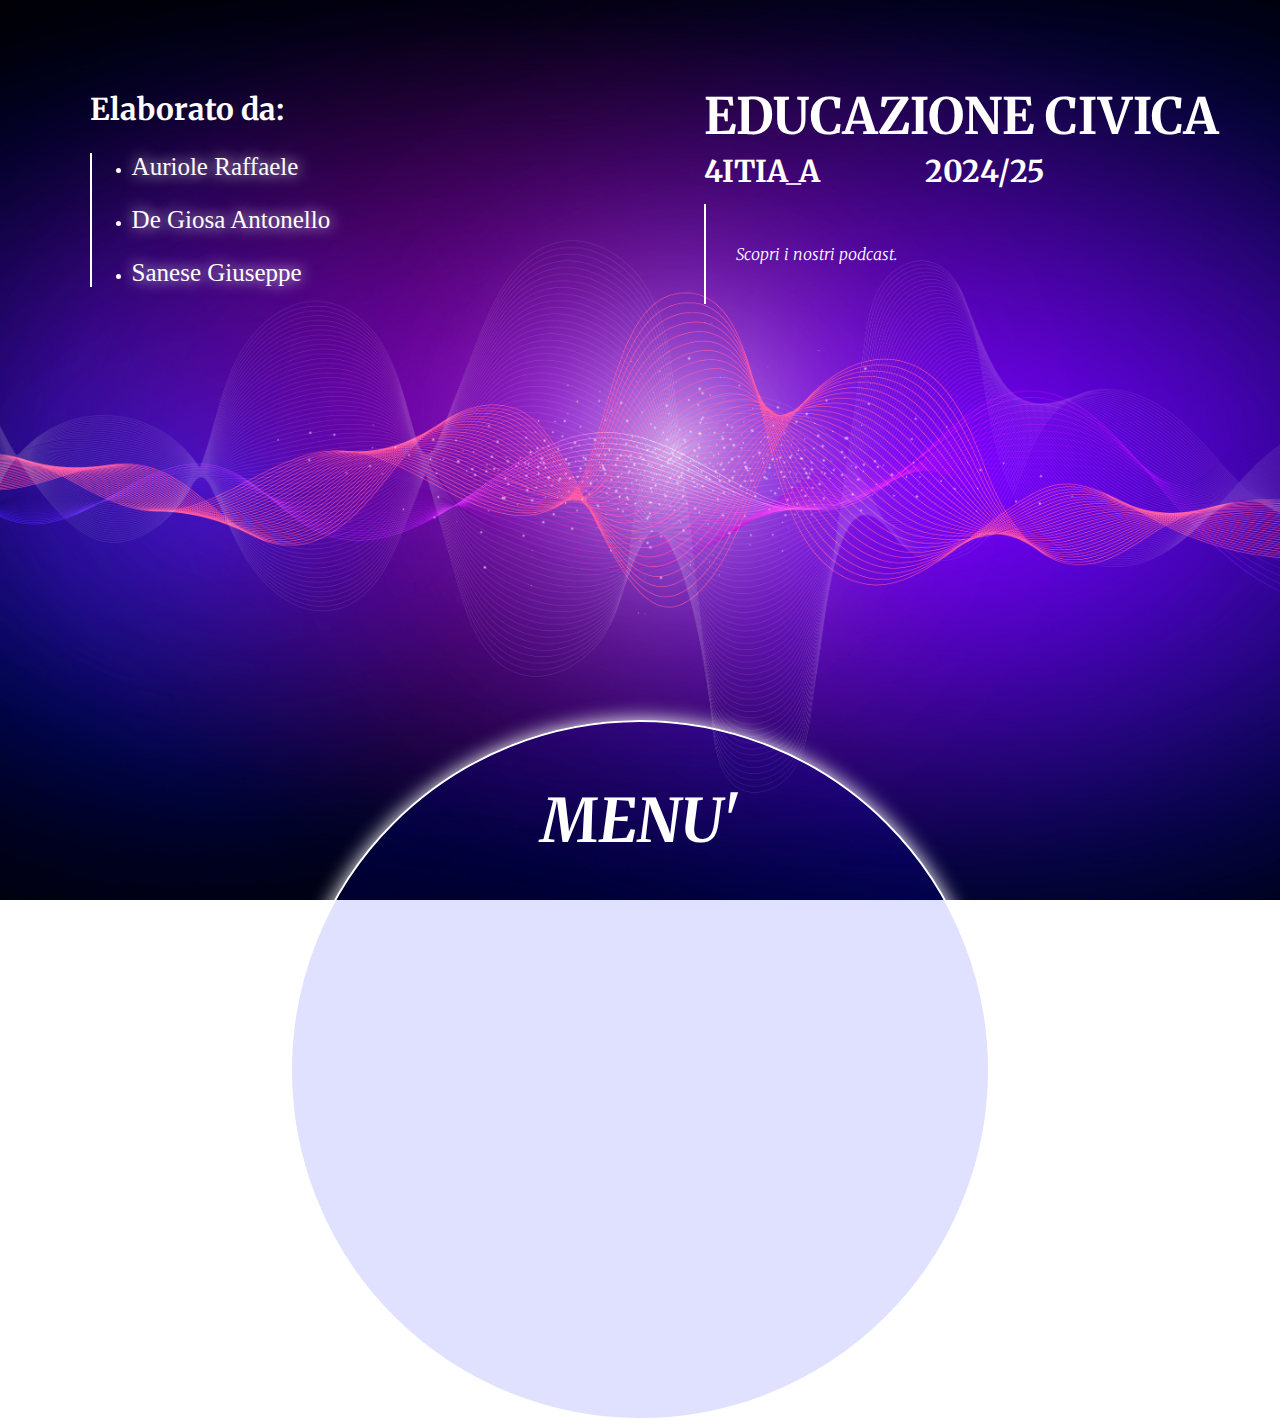
<file: index.html>
<!DOCTYPE html>
<html lang="en">
<head>
    <meta charset="UTF-8">
    <meta name="viewport" content="width=device-width, initial-scale=1.0">
    <title>Podcast-ED.CIVICA</title>
    <link rel="stylesheet" href="static/css/index.css">
</head>
<body>
    <div class="hero">
        <div class="title merriweather-bold">
            <p class="title1">EDUCAZIONE CIVICA</p>
            <p class="title2">4ITIA_A &nbsp; &nbsp; &nbsp; &nbsp; &nbsp; &nbsp; &nbsp; 2024/25</p>
            <p class="title3 merriweather-light-italic">Scopri i nostri podcast.</p>
        </div>
        <div class="list">
            <div class="text merriweather-bold"> Elaborato da:</div>
            <ul>
                <li><a href="https://github.com/RaffaeleeAuriole" target="_blank"><p>Auriole Raffaele</p></a></li>
                <li><a href="https://github.com/AntonelloDeGiosa" target="_blank"><p>De Giosa Antonello</p></a></li>
                <li><a href="https://github.com/Peppee7" target="_blank"><p>Sanese Giuseppe</p></a></li>
            </ul>
        </div>
        <a href="https://www.panettipitagora.edu.it/"><img class="logo" src="static/img/logo.png"></a>
        <a href="index2.html"><input type="button" class="button_start merriweather-bold-italic" value="MENU'"></a>
    </div>
</body>
<script src="static/js/index.js"></script>
</html>
</file>
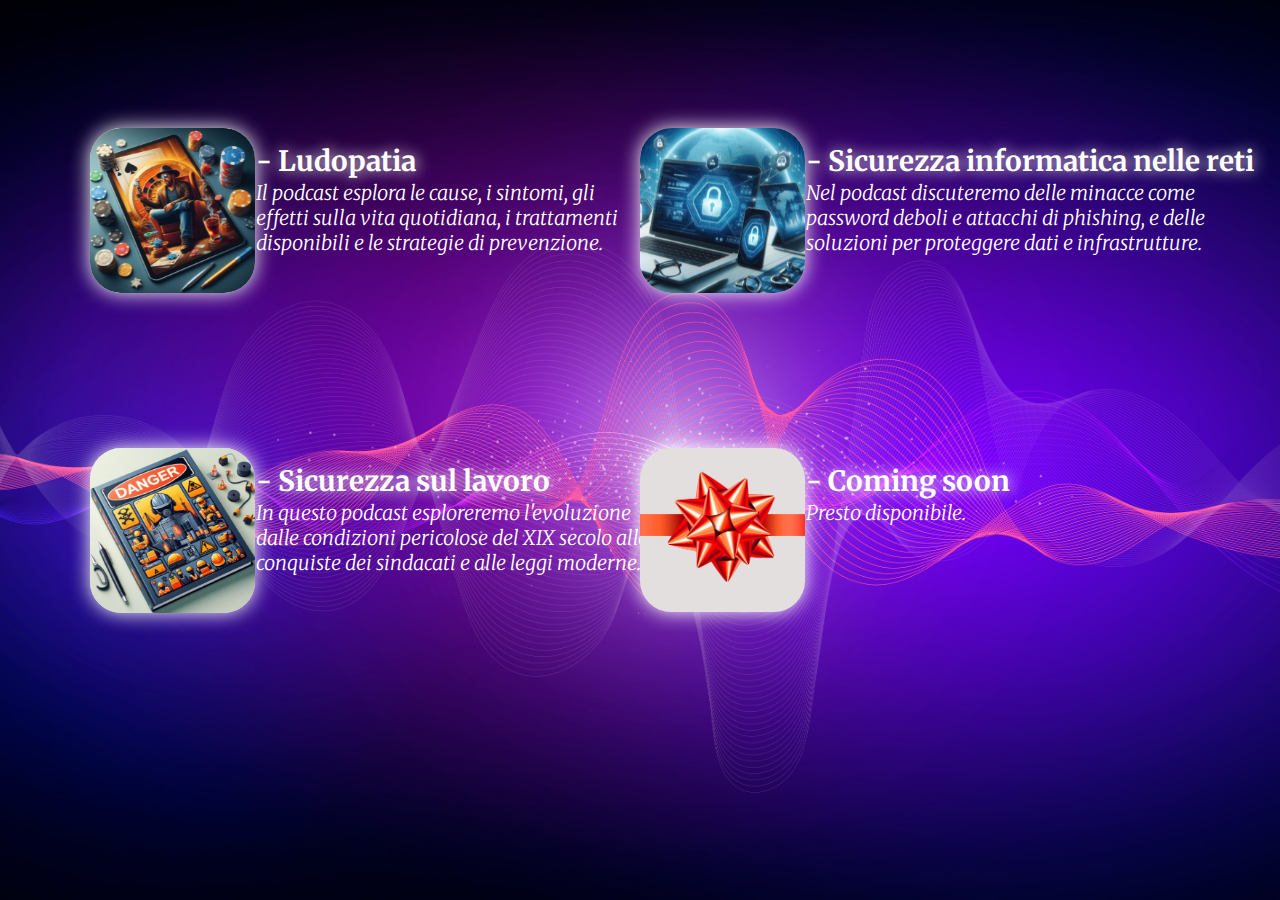
<file: index2.html>
<!DOCTYPE html>
<html lang="en">
<head>
    <meta charset="UTF-8">
    <meta name="viewport" content="width=device-width, initial-scale=1.0">
    <title>Podcast-ED.CIVICA</title>
    <link rel="stylesheet" href="static/css/index.css">
</head>
<body>
    <div class="hero">
        <div class="pod1">
            <a href="podcast1.html"><img class="imgP imgP1" src="static/img/pod1.png"></a>
            <div class=" titleP titleP1 merriweather-bold"><p>- Ludopatia</p></div>
            <div class=" textP textP1 merriweather-light-italic"><p>Il podcast esplora le cause, i sintomi, gli <br> effetti sulla vita quotidiana, i trattamenti <br>disponibili e le strategie di prevenzione.</p></div>
        </div>

        <div class="pod2">
            <a href="podcast2.html"><img class="imgP imgP2" src="static/img/pod2.png"></a>
            <div class=" titleP titleP2 merriweather-bold"><p>- Sicurezza informatica nelle reti</p></div>
            <div class=" textP textP2 merriweather-light-italic"><p>Nel podcast discuteremo delle minacce come <br>password deboli e attacchi di phishing, e delle <br> soluzioni per proteggere dati e infrastrutture.</p></div>
        </div>

        <div class="pod3">
            <a href="podcast3.html"><img class="imgP imgP3" src="static/img/pod3.png"></a>
            <div class=" titleP titleP3 merriweather-bold"><p>- Sicurezza sul lavoro</p></div>
            <div class=" textP textP3 merriweather-light-italic"><p>In questo podcast esploreremo l'evoluzione <br>dalle condizioni pericolose del XIX secolo alle <br>conquiste dei sindacati e alle leggi moderne.</p></div>
        </div>

        <div class="pod4">
            <a href="podcast4.html"><img class="imgP imgP4" src="static/img/pod4.png"></a>
            <div class=" titleP titleP4 merriweather-bold"><p>- Coming soon</p></div>
            <div class=" textP textP4 merriweather-light-italic"><p>Presto disponibile.</p></div>
        </div>
    </div>
</body>
<script src="static/js/index.js"></script>
</html>
</file>
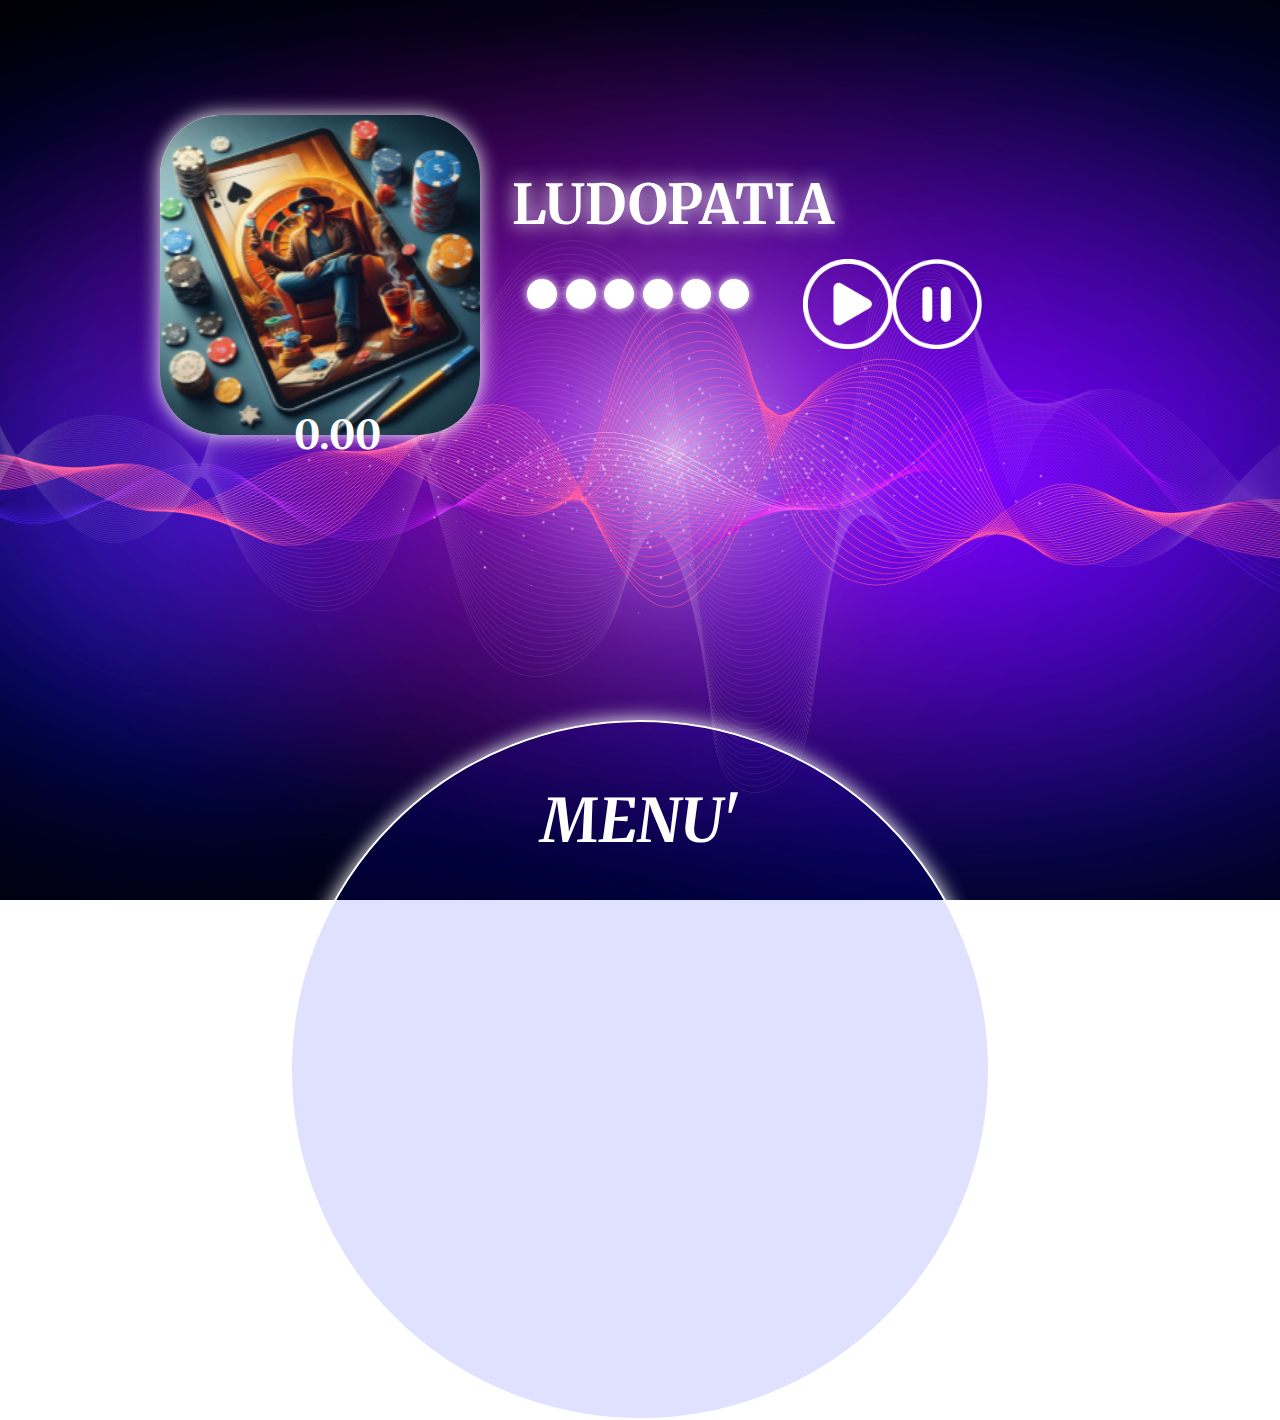
<file: podcast1.html>
<!DOCTYPE html>
<html lang="en">
<head>
    <meta charset="UTF-8">
    <meta name="viewport" content="width=device-width, initial-scale=1.0">
    <title>Podcast-ED.CIVICA</title>
    <link rel="stylesheet" href="static/css/index.css">
</head>
<body>
    <div class="hero">
        <img class="podcast podcast1" src="static/img/pod1.png">

        <div class="gif">
            <div class="l l1"></div>
            <div class="l l2"></div>
            <div class="l l3"></div>
            <div class="l l4"></div>
            <div class="l l5"></div>
            <div class="l l6"></div>
        </div>
        <img class="play play1" src="static/img/play.png">
        <img class="pause pause1" src="static/img/pause.png">
        <div class="time time1 merriweather-bold"></div>
        <div class="titleXL merriweather-bold">
            <p>LUDOPATIA</p>
        </div>
        <a href="index2.html"><input type="button" class="button_start merriweather-bold-italic" value="MENU'"></a>
    </div>
</body>
<script src="static/js/podcast1.js"></script>
</html>
</file>
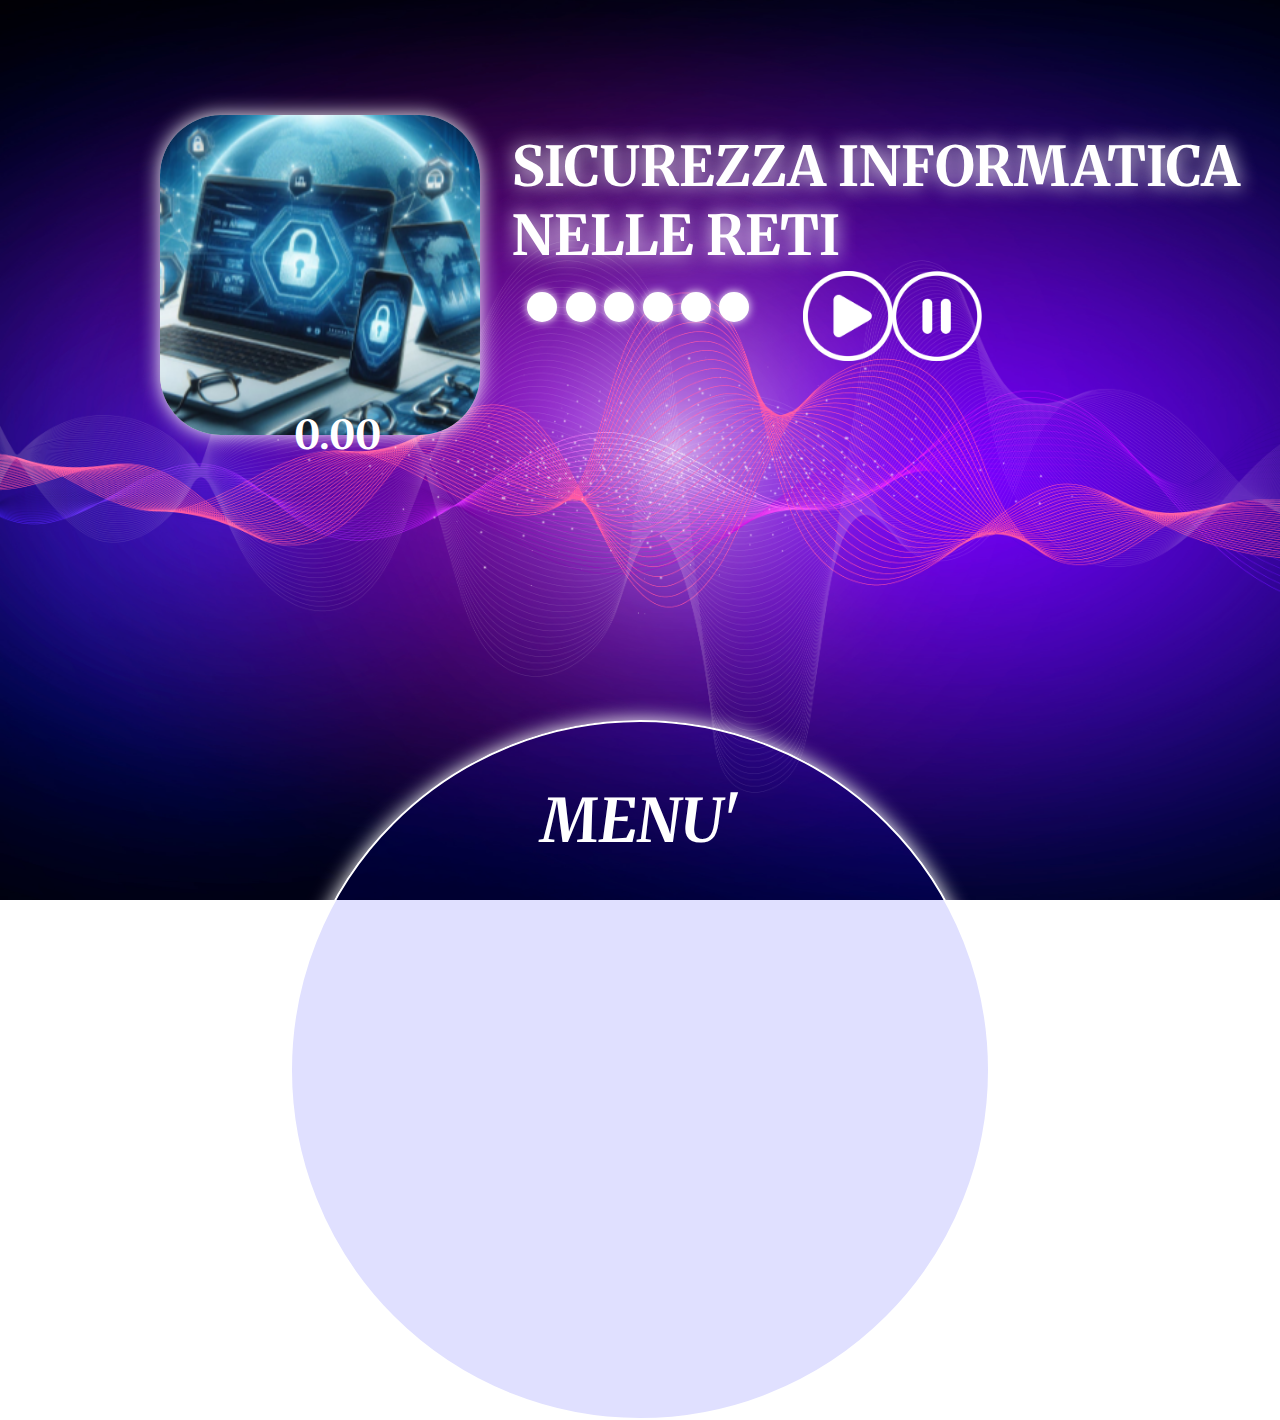
<file: podcast2.html>
<!DOCTYPE html>
<html lang="en">
<head>
    <meta charset="UTF-8">
    <meta name="viewport" content="width=device-width, initial-scale=1.0">
    <title>Podcast-ED.CIVICA</title>
    <link rel="stylesheet" href="static/css/index.css">
</head>
<body>
    <div class="hero">
        <img class="podcast podcast2" src="static/img/pod2.png">

        <div class="gif gif2">
            <div class="l l1"></div>
            <div class="l l2"></div>
            <div class="l l3"></div>
            <div class="l l4"></div>
            <div class="l l5"></div>
            <div class="l l6"></div>
        </div>
        <img class ="play play2" src="static/img/play.png">
        <img class="pause pause2" src="static/img/pause.png">
        <div class="time time2 merriweather-bold"></div>
        <div class="titleXL titleXL2 merriweather-bold">
            <p>SICUREZZA INFORMATICA NELLE RETI</p>
        </div>
        <a href="index2.html"><input type="button" class="button_start merriweather-bold-italic" value="MENU'"></a>
    </div>
</body>
<script src="static/js/podcast2.js"></script>
</html>
</file>
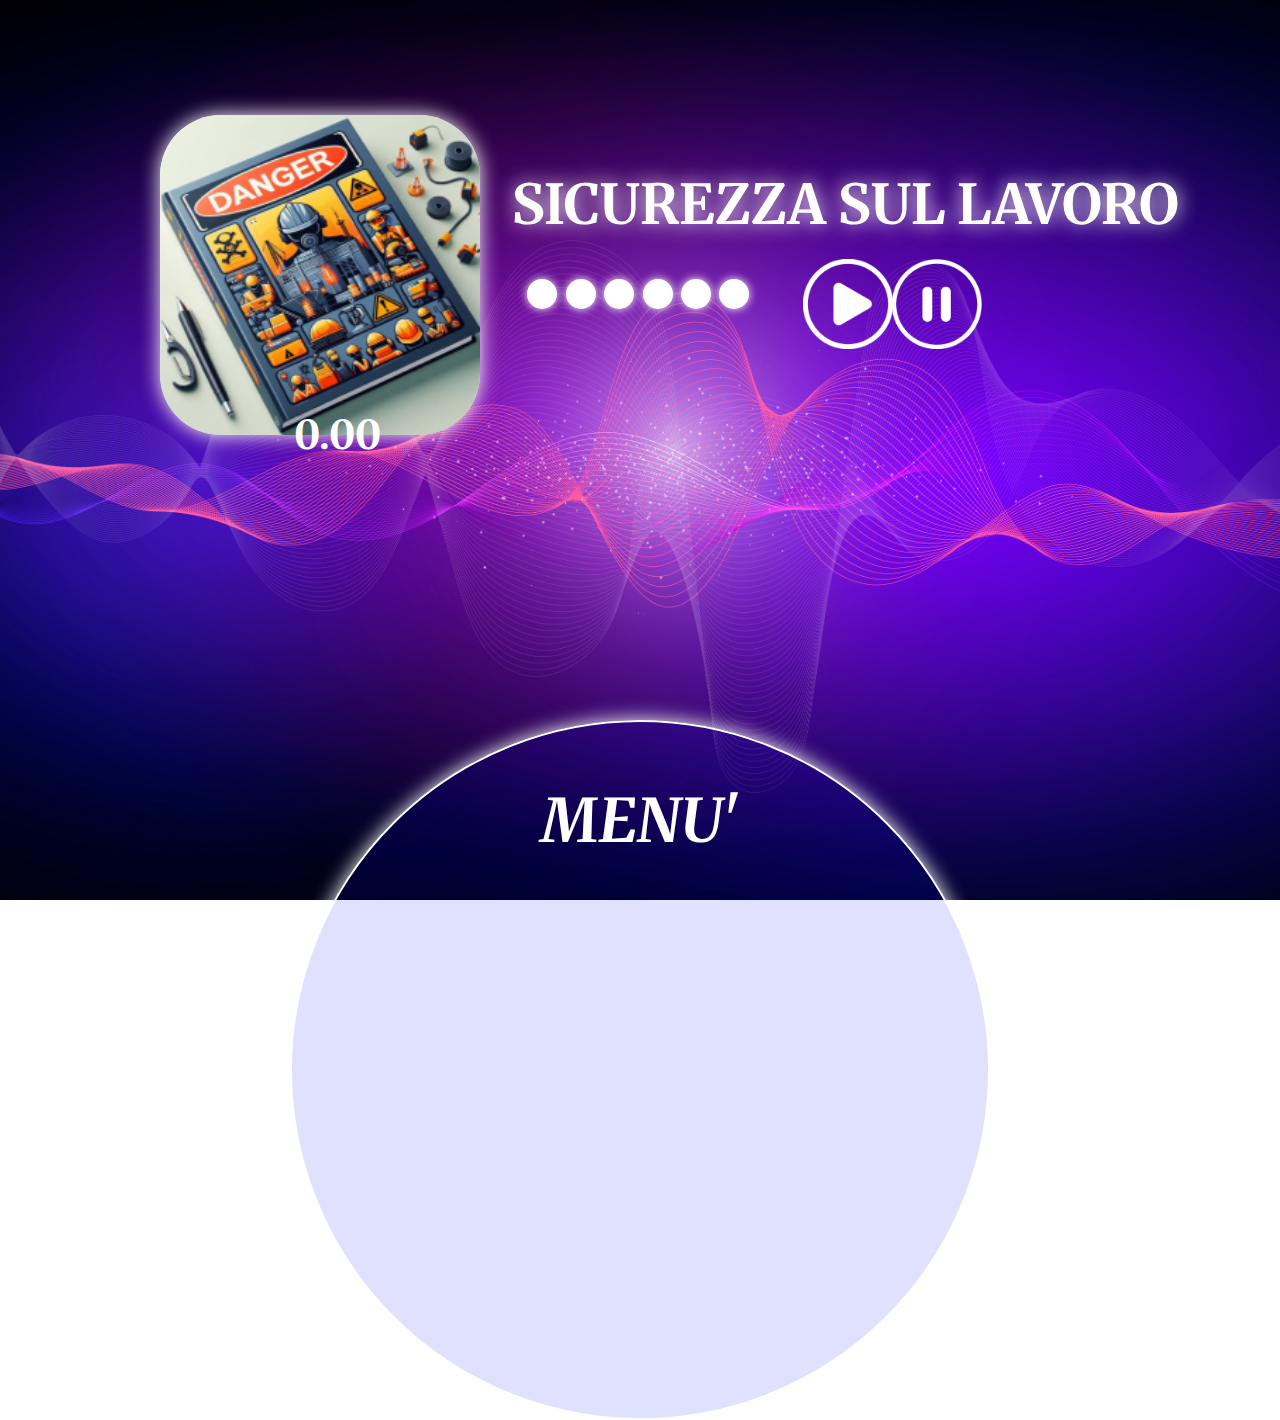
<file: podcast3.html>
<!DOCTYPE html>
<html lang="en">
<head>
    <meta charset="UTF-8">
    <meta name="viewport" content="width=device-width, initial-scale=1.0">
    <title>Podcast-ED.CIVICA</title>
    <link rel="stylesheet" href="static/css/index.css">
</head>
<body>
    <div class="hero">
        <img class="podcast podcast3" src="static/img/pod3.png">

        <div class="gif">
            <div class="l l1"></div>
            <div class="l l2"></div>
            <div class="l l3"></div>
            <div class="l l4"></div>
            <div class="l l5"></div>
            <div class="l l6"></div>
        </div>
        <img class ="play play3" src="static/img/play.png">
        <img class="pause pause3" src="static/img/pause.png">
        <div class="time time3 merriweather-bold"></div>
        <div class="titleXL merriweather-bold">
            <p>SICUREZZA SUL LAVORO</p>
        </div>
        <a href="index2.html"><input type="button" class="button_start merriweather-bold-italic" value="MENU'"></a>
    </div>
</body>
<script src="static/js/podcast3.js"></script>
</html>
</file>
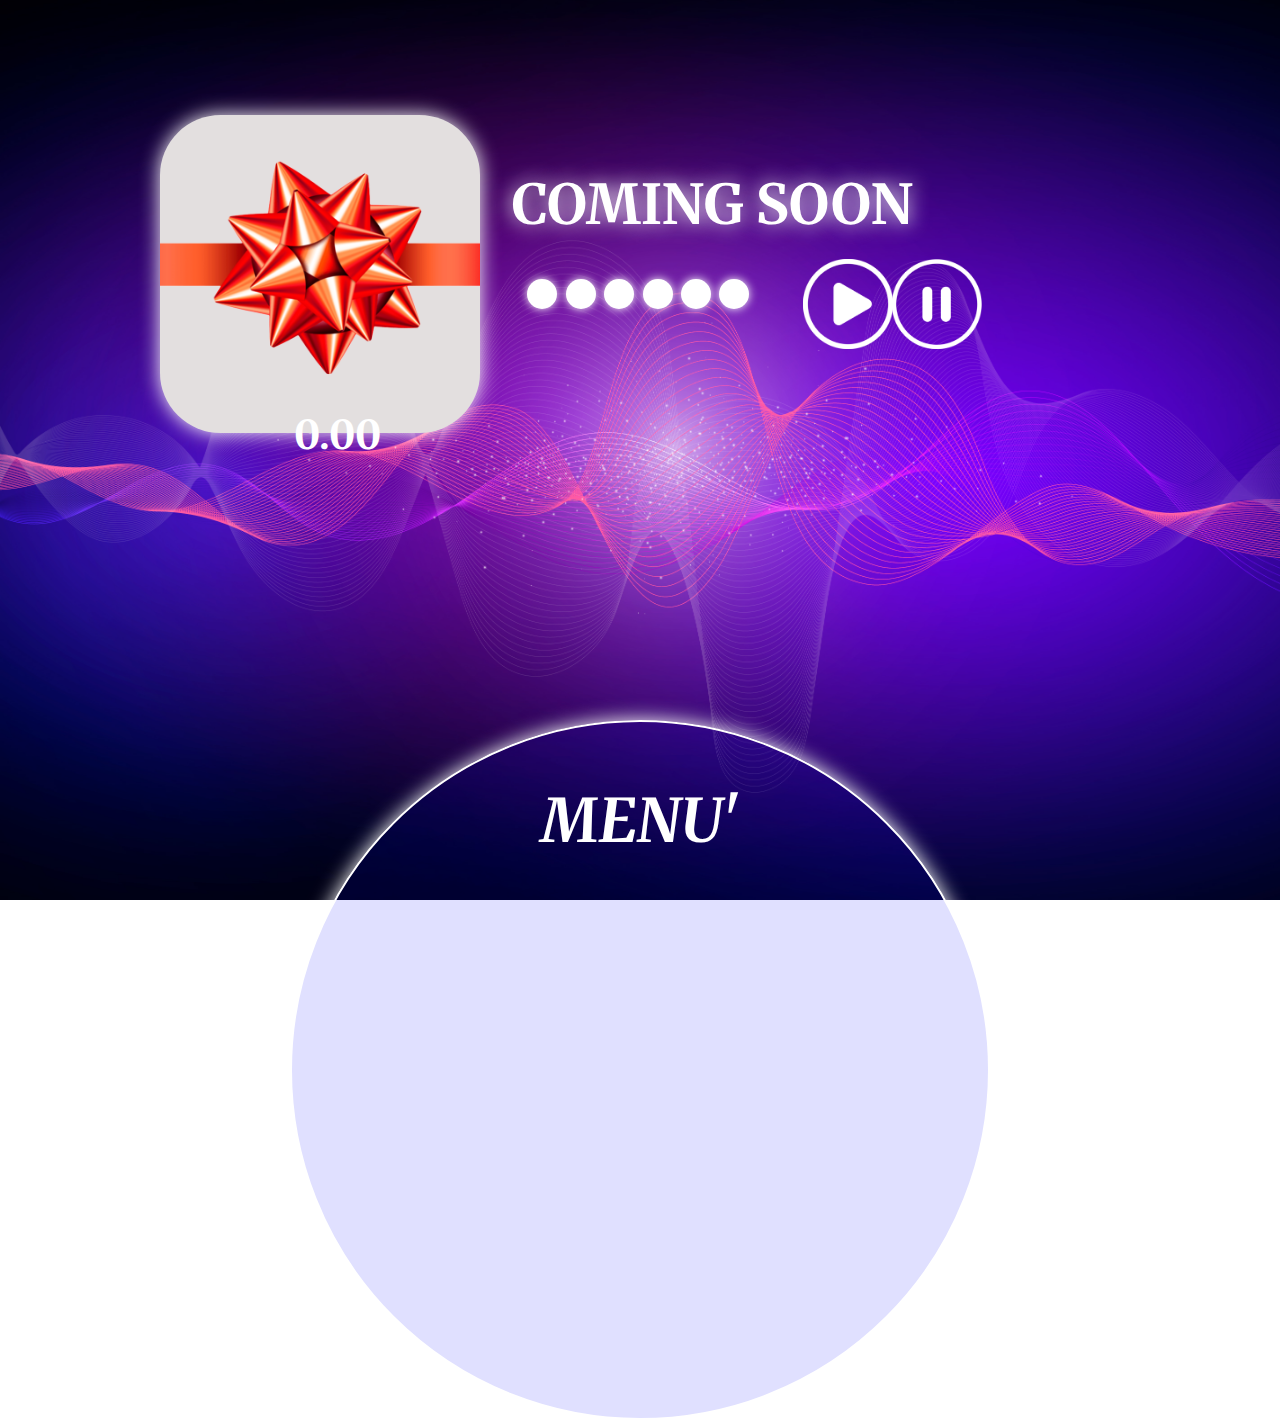
<file: podcast4.html>
<!DOCTYPE html>
<html lang="en">
<head>
    <meta charset="UTF-8">
    <meta name="viewport" content="width=device-width, initial-scale=1.0">
    <title>Podcast-ED.CIVICA</title>
    <link rel="stylesheet" href="static/css/index.css">
</head>
<body>
    <div class="hero">
        <img class="podcast podcast4" src="static/img/pod4.png">

        <div class="gif">
            <div class="l l1"></div>
            <div class="l l2"></div>
            <div class="l l3"></div>
            <div class="l l4"></div>
            <div class="l l5"></div>
            <div class="l l6"></div>
        </div>
        <img class ="play play4" src="static/img/play.png">
        <img class="pause pause4" src="static/img/pause.png">
        <div class="time time4 merriweather-bold"></div>
        <div class="titleXL merriweather-bold">
            <p>COMING SOON</p>
        </div>
        <a href="index2.html"><input type="button" class="button_start merriweather-bold-italic" value="MENU'"></a>
    </div>
</body>
<script src="static/js/podcast4.js"></script>
</html>
</file>
<file: static/css/index.css>
@import "hero.css";
@import "button_start.css";
@import "logo.css";
@import "commons.css";
@import "list.css";
@import "title.css";
@import "imgP.css";
@import "titleP.css";
@import "textP.css";
@import "podcast.css";
@import "gif.css";
@import "";
@import "";
@import "";
@import "";
@import "";
@import "";
@import "";

body{
    overflow: hidden;
    height: 100vh;
    margin: 0;
    padding: 0;
}
</file>
